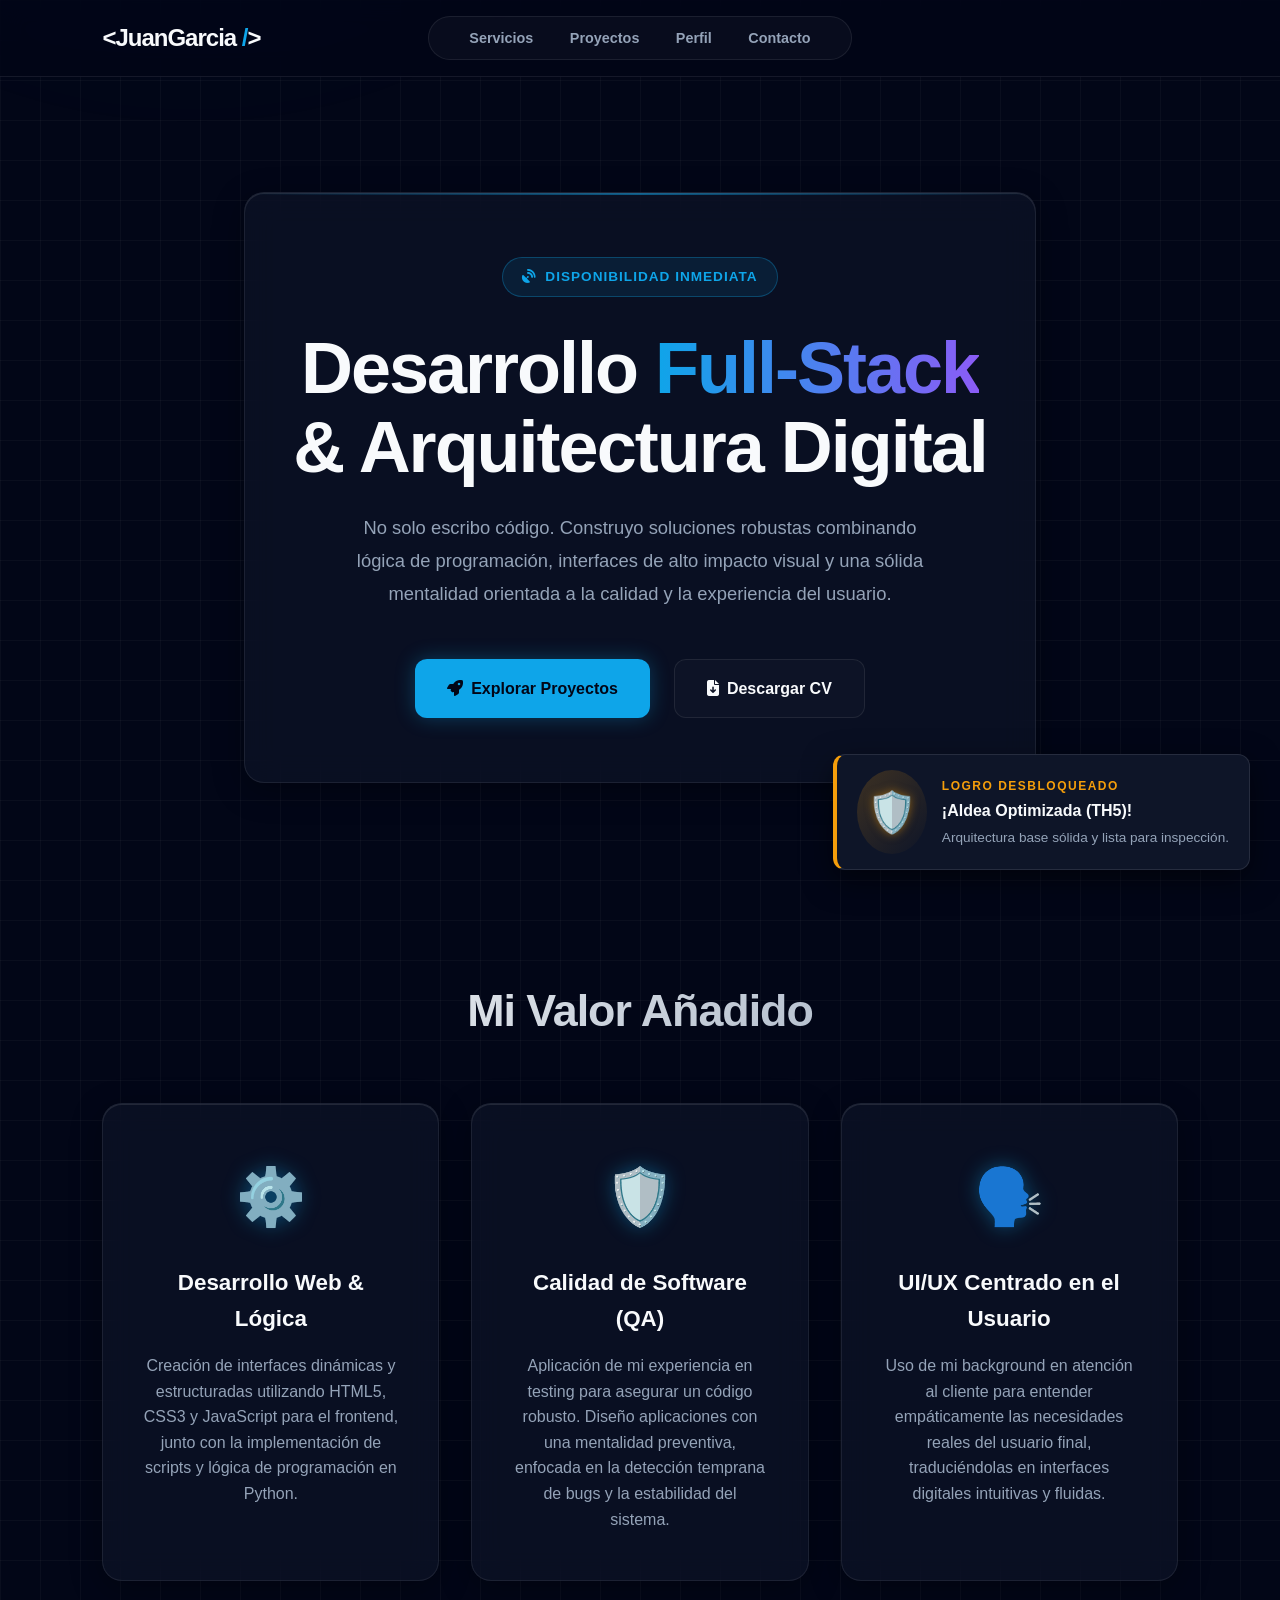
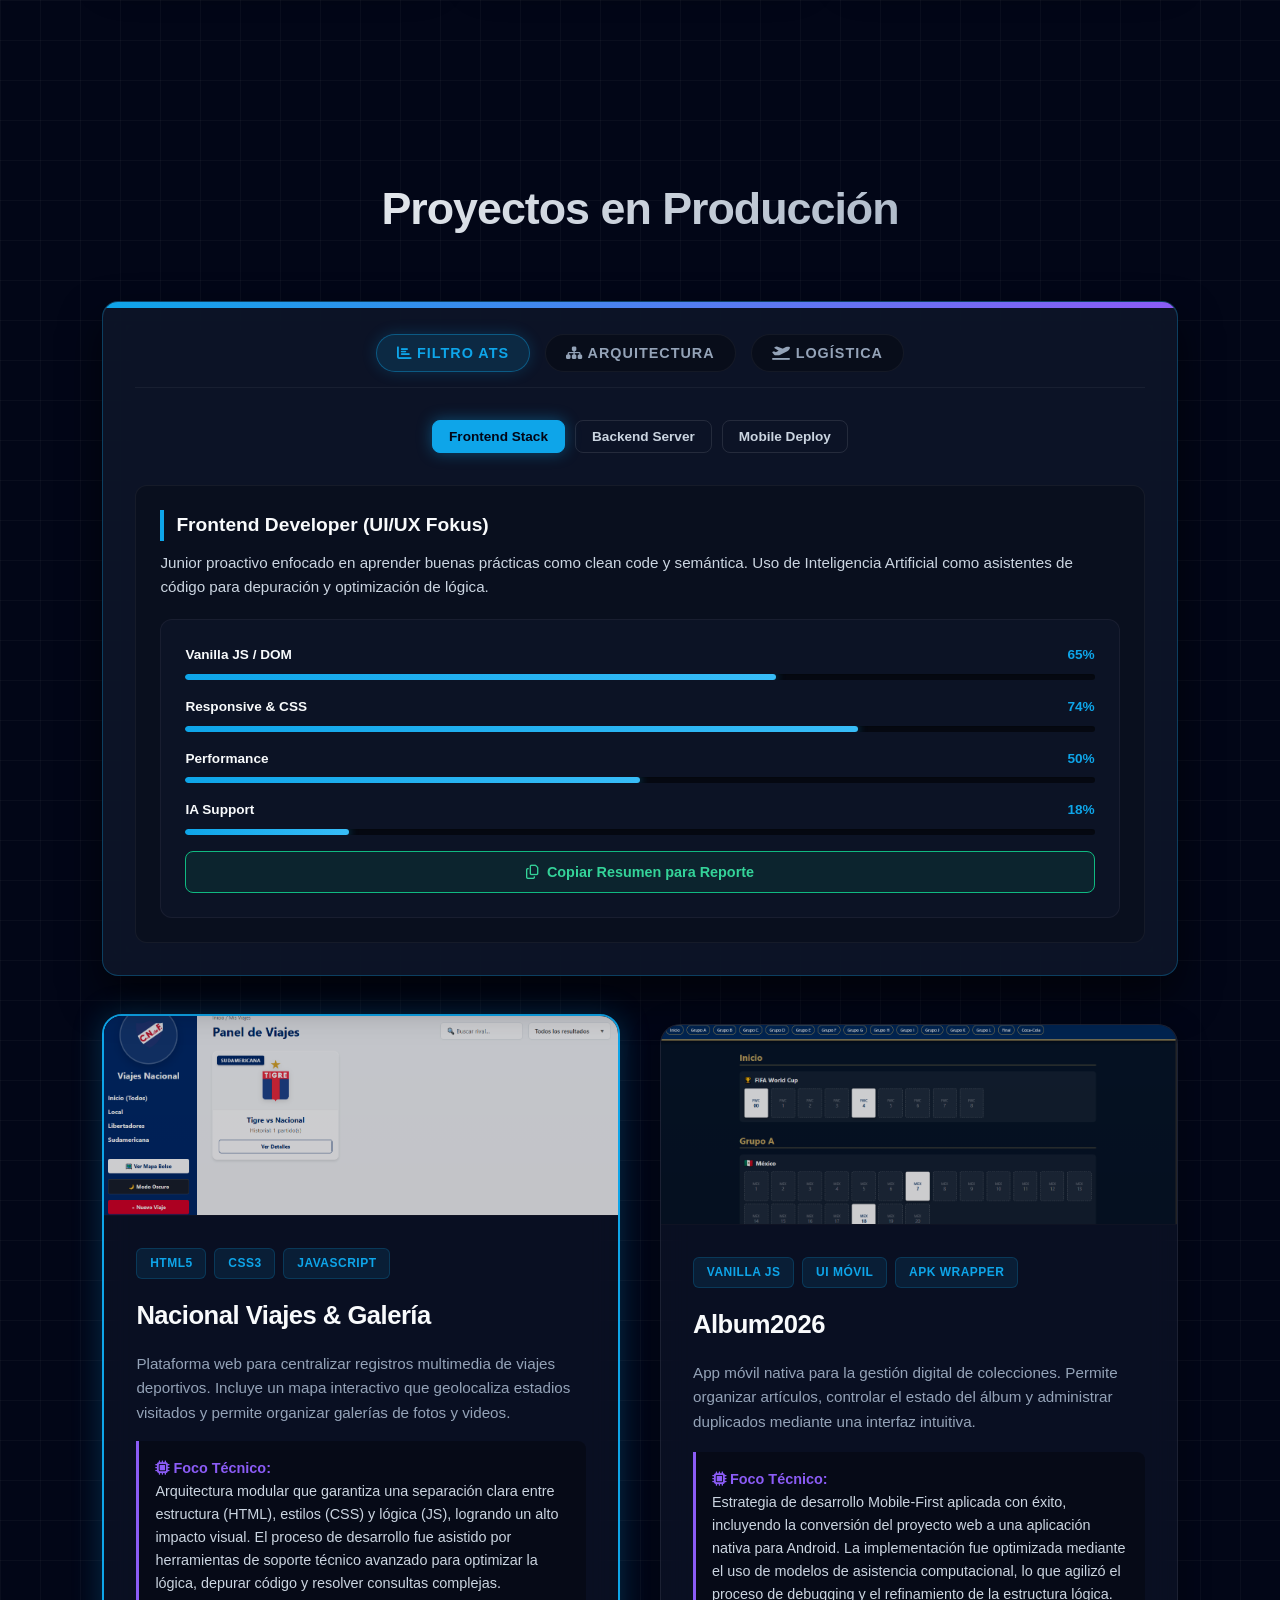
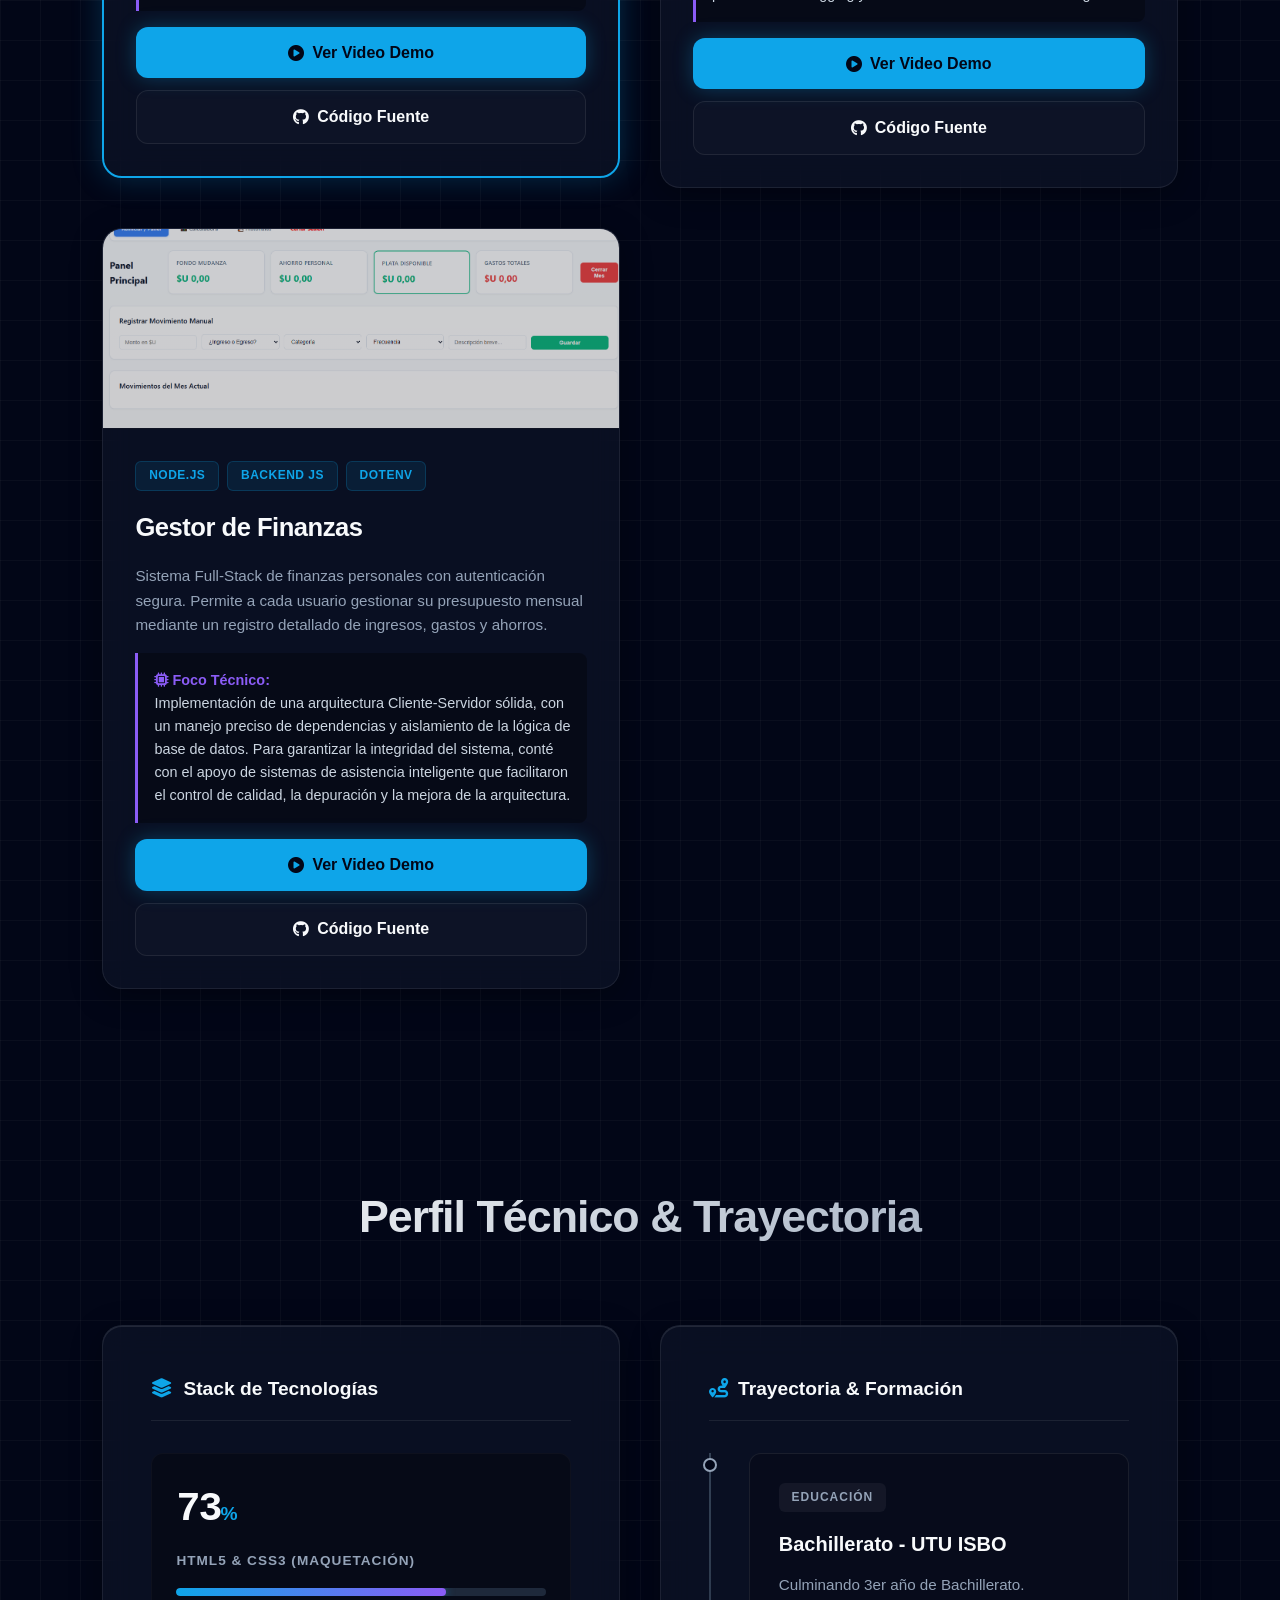
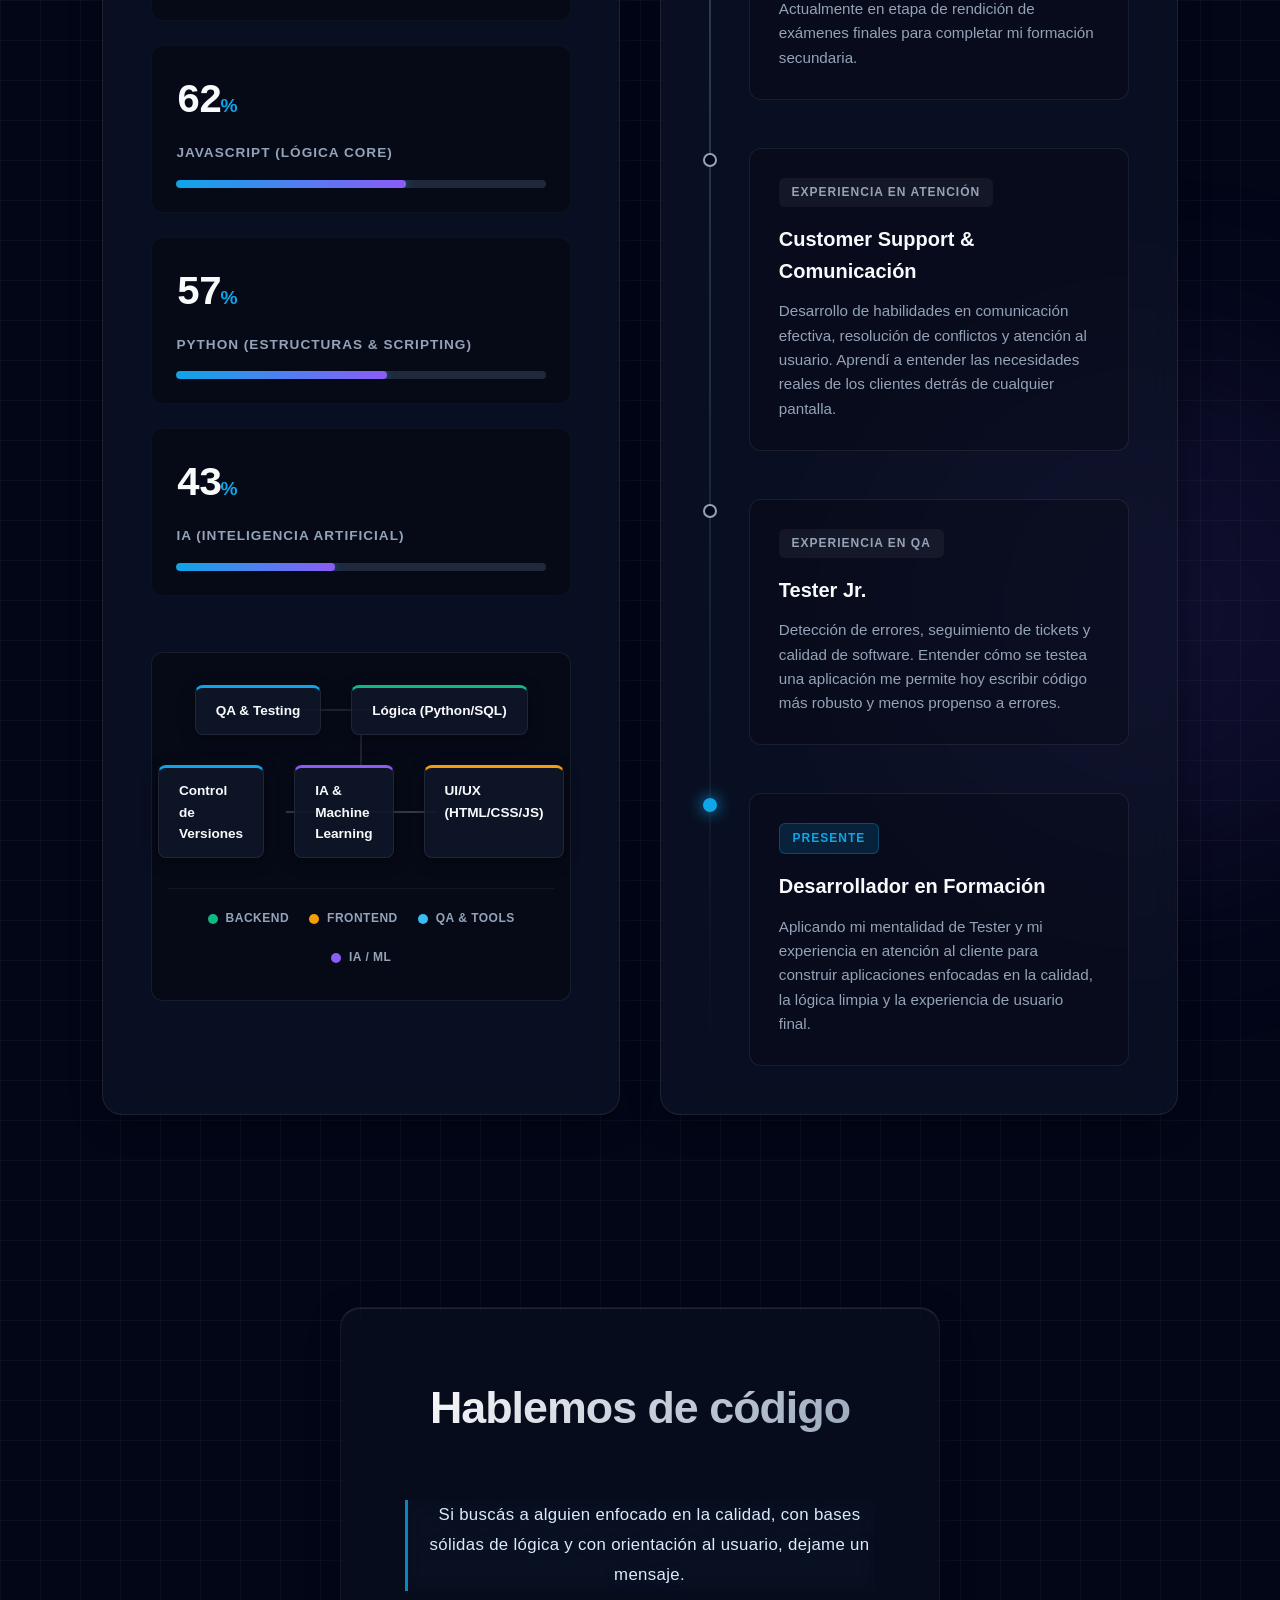
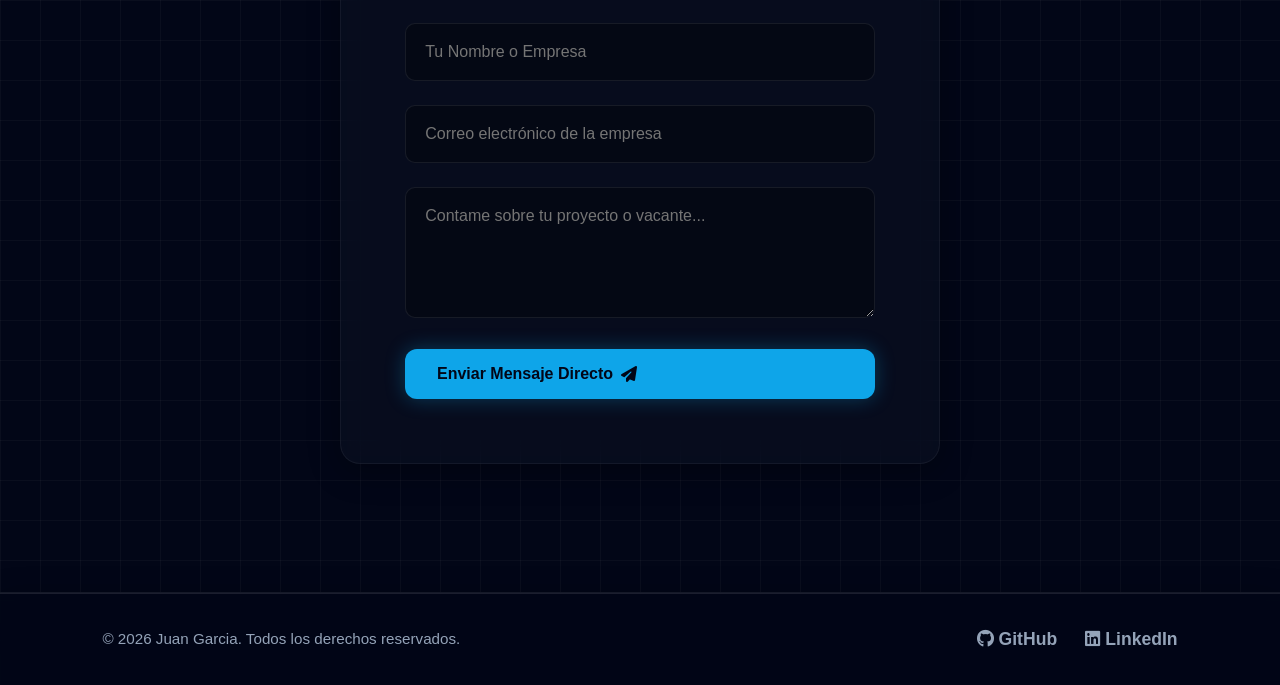
<file: index.html>
<!DOCTYPE html>
<html lang="es">
<head>
    <meta charset="UTF-8">
    <meta name="viewport" content="width=device-width, initial-scale=1.0">
    <title>Juan Garcia | Full-Stack Developer</title>
    <meta name="description" content="Portfolio de Juan Garcia, Desarrollador Full-Stack especializado en lógica limpia y UI/UX.">
    <meta property="og:title" content="Juan Garcia | Full-Stack Developer">
    <meta property="og:description" content="Desarrollo web y arquitectura digital centrada en el usuario.">
    <link rel="stylesheet" href="CSS/style.css">
    <link rel="stylesheet" href="https://cdnjs.cloudflare.com/ajax/libs/font-awesome/6.4.0/css/all.min.css">

    <meta property="og:title" content="Juan Garcia | Full-Stack Developer">
    <meta property="og:description" content="Desarrollador enfocado en calidad y lógica.">
    <meta property="og:image" content="URL_DE_TU_IMAGEN_DE_PORTADA">

</head>
<body>
    <div class="ambient-glow glow-1"></div>
    <div class="ambient-glow glow-2"></div>

    <header class="main-header">
        <div class="logo">
            <a href="#">&lt;JuanGarcia <span style="color: var(--accent);">/</span>&gt;</a>
        </div>
        <nav class="nav-links">
            <a href="#servicios">Servicios</a>
            <a href="#proyectos">Proyectos</a>
            <a href="#sobre-mi">Perfil</a>
            <a href="#contacto">Contacto</a>
        </nav>
    </header>

    <main>
        <section id="hero" class="hero-section">
            <div class="glass-panel hero-content">
                <div class="hero-badge"><i class="fas fa-satellite-dish pulse-icon"></i> Disponibilidad Inmediata</div>
                <h1>Desarrollo <span class="highlight-gradient">Full-Stack</span><br> & Arquitectura Digital</h1>
                <p class="hero-description">
                    No solo escribo código. Construyo soluciones robustas combinando lógica de programación, interfaces de alto impacto visual y una sólida mentalidad orientada a la calidad y la experiencia del usuario.
                </p>
                <div class="hero-ctas">
                    <a href="#proyectos" class="btn btn-glow"><i class="fas fa-rocket"></i> Explorar Proyectos</a>
                    <a href="assets/Juan Garcia CV.pdf" download="CV_Juan_Garcia.pdf" class="btn btn-outline recruiter-target">
                        <i class="fas fa-file-download"></i> Descargar CV
                    </a>
                </div>
            </div>
        </section>

        <section id="servicios" class="services-section">
            <h2 class="section-title">Mi Valor Añadido</h2>
            <div class="services-grid">
                <div class="service-card glass-panel">
                    <div class="service-icon">⚙️</div>
                    <h3>Desarrollo Web & Lógica</h3>
                    <p>Creación de interfaces dinámicas y estructuradas utilizando HTML5, CSS3 y JavaScript para el frontend, junto con la implementación de scripts y lógica de programación en Python.</p>
                </div>
                <div class="service-card glass-panel">
                    <div class="service-icon">🛡️</div>
                    <h3>Calidad de Software (QA)</h3>
                    <p>Aplicación de mi experiencia en testing para asegurar un código robusto. Diseño aplicaciones con una mentalidad preventiva, enfocada en la detección temprana de bugs y la estabilidad del sistema.</p>
                </div>
                <div class="service-card glass-panel">
                    <div class="service-icon">🗣️</div>
                    <h3>UI/UX Centrado en el Usuario</h3>
                    <p>Uso de mi background en atención al cliente para entender empáticamente las necesidades reales del usuario final, traduciéndolas en interfaces digitales intuitivas y fluidas.</p>
                </div>
            </div>
        </section>

        <section id="proyectos" class="projects-section">
            <h2 class="section-title">Proyectos en Producción</h2>
            <div id="projectsGrid" class="projects-grid"></div>
        </section>

        <section id="sobre-mi" class="about-section">
            <h2 class="section-title">Perfil Técnico & Trayectoria</h2>

            <div class="dashboard-container">
                <div class="metrics-panel glass-panel">
                    <h3 class="panel-subtitle"><i class="fas fa-layer-group"></i> Stack de Tecnologías</h3>
                    <div class="stats-grid">
                        <div class="stat-card">
                            <div class="stat-value">73<span class="percent">%</span></div>
                            <div class="stat-label">HTML5 & CSS3 (Maquetación)</div>
                            <div class="stat-bar"><div class="fill" style="width: 73%;"></div></div>
                        </div>

                        <div class="stat-card">
                            <div class="stat-value">62<span class="percent">%</span></div>
                            <div class="stat-label">JavaScript (Lógica Core)</div>
                            <div class="stat-bar"><div class="fill" style="width: 62%;"></div></div>
                        </div>

                        <div class="stat-card">
                            <div class="stat-value">57<span class="percent">%</span></div>
                            <div class="stat-label">Python (Estructuras & Scripting)</div>
                            <div class="stat-bar"><div class="fill" style="width: 57%;"></div></div>
                        </div>

                        <div class="stat-card" id="skill-ia">
                            <div class="stat-value">43<span class="percent">%</span></div>
                            <div class="stat-label">IA (Inteligencia Artificial)</div>
                            <div class="stat-bar"><div class="fill" style="width: 43%;"></div></div>
                        </div>

                        <div class="tech-tree-container">
                            <div class="tree-tier">
                                <div class="tree-node mobile">QA & Testing</div>
                                <div class="tree-connector-horizontal"></div>
                                <div class="tree-node backend">Lógica (Python/SQL)</div>
                            </div>
                            <div class="tree-branch-vertical"></div>
                            <div class="tree-tier">
                                <div class="tree-node mobile">Control de Versiones</div>
                                <div class="tree-connector-horizontal"></div>
                                <div class="tree-node ia">IA & Machine Learning</div>
                                <div class="tree-connector-horizontal"></div>
                                <div class="tree-node frontend">UI/UX (HTML/CSS/JS)</div>
                            </div>

                            <div class="tech-legend">
                                <div class="legend-item"><span class="legend-dot" style="background: #10b981;"></span> Backend</div>
                                <div class="legend-item"><span class="legend-dot" style="background: #f59e0b;"></span> Frontend</div>
                                <div class="legend-item"><span class="legend-dot" style="background: #38bdf8;"></span> QA & Tools</div>
                                <div class="legend-item"><span class="legend-dot ia"></span> IA / ML</div>
                            </div>
                        </div>
                    </div>
                </div>

                <div class="timeline-panel glass-panel">
                    <h3 class="panel-subtitle"><i class="fas fa-route"></i> Trayectoria & Formación</h3>
                    <div class="timeline-route">
                        <div class="timeline-node">
                            <div class="node-marker"></div>
                            <div class="node-content">
                                <span class="node-date">Educación</span>
                                <h4>Bachillerato - UTU ISBO</h4>
                                <p>Culminando 3er año de Bachillerato. Actualmente en etapa de rendición de exámenes finales para completar mi formación secundaria.</p>
                            </div>
                        </div>

                        <div class="timeline-node">
                            <div class="node-marker"></div>
                            <div class="node-content">
                                <span class="node-date">Experiencia en Atención</span>
                                <h4>Customer Support & Comunicación</h4>
                                <p>Desarrollo de habilidades en comunicación efectiva, resolución de conflictos y atención al usuario. Aprendí a entender las necesidades reales de los clientes detrás de cualquier pantalla.</p>
                            </div>
                        </div>

                        <div class="timeline-node">
                            <div class="node-marker"></div>
                            <div class="node-content">
                                <span class="node-date">Experiencia en QA</span>
                                <h4>Tester Jr.</h4>
                                <p>Detección de errores, seguimiento de tickets y calidad de software. Entender cómo se testea una aplicación me permite hoy escribir código más robusto y menos propenso a errores.</p>
                            </div>
                        </div>

                        <div class="timeline-node active-node">
                            <div class="node-marker glow-marker"></div>
                            <div class="node-content">
                                <span class="node-date">Presente</span>
                                <h4>Desarrollador en Formación</h4>
                                <p>Aplicando mi mentalidad de Tester y mi experiencia en atención al cliente para construir aplicaciones enfocadas en la calidad, la lógica limpia y la experiencia de usuario final.</p>
                            </div>
                        </div>
                    </div>
                </div>
            </div>
        </section>

        <section id="contacto" class="contact-section">
            <div class="contact-container glass-panel">
                <h2 class="section-title">Hablemos de código</h2>
                <p class="contact-subtitle">Si buscás a alguien enfocado en la calidad, con bases sólidas de lógica y con orientación al usuario, dejame un mensaje.</p>

                <form id="contactForm" class="contact-form" action="https://formspree.io/f/mwvjknea" method="POST">
                    <div class="form-group">
                        <input type="text" id="name" name="nombre" placeholder="Tu Nombre o Empresa" required>
                    </div>
                    <div class="form-group">
                        <input type="email" id="email" name="email" placeholder="Correo electrónico de la empresa" required>
                    </div>
                    <div class="form-group">
                        <textarea id="message" name="mensaje" rows="5" placeholder="Contame sobre tu proyecto o vacante..." required></textarea>
                    </div>
                    <button type="submit" class="btn btn-glow recruiter-target" style="width: 100%;">Enviar Mensaje Directo <i class="fas fa-paper-plane"></i></button>
                </form>
            </div>
        </section>
    </main>

    <footer class="main-footer glass-panel">
        <p>&copy; 2026 Juan Garcia. Todos los derechos reservados.</p>
        <div class="footer-socials">
            <a href="https://github.com/garciamaurente-sys" target="_blank" class="recruiter-target"><i class="fab fa-github"></i> GitHub</a>
            <a href="https://www.linkedin.com/in/juan-garcía-a3ab73315/" target="_blank" class="recruiter-target"><i class="fab fa-linkedin"></i> LinkedIn</a>
        </div>
    </footer>

    <script src="JS/portfolio.js"></script>
</body>
</html>
</file>
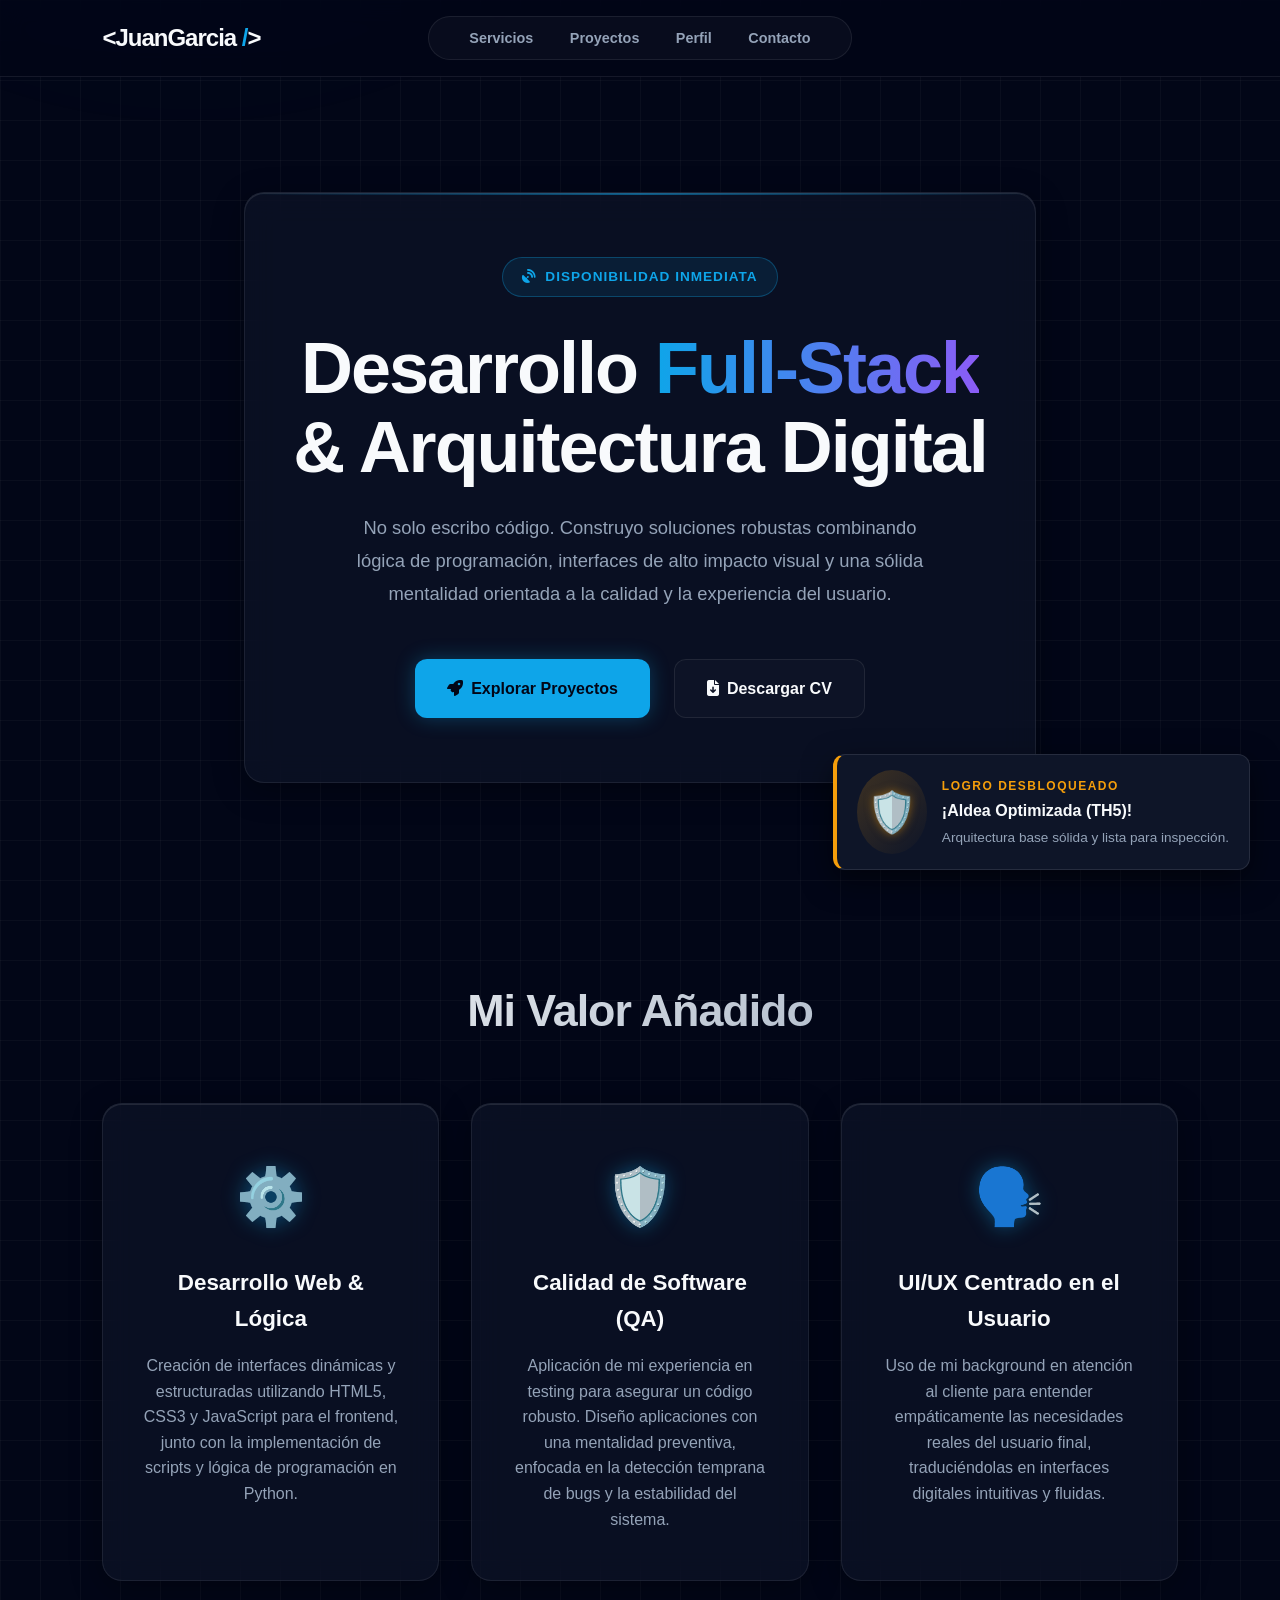
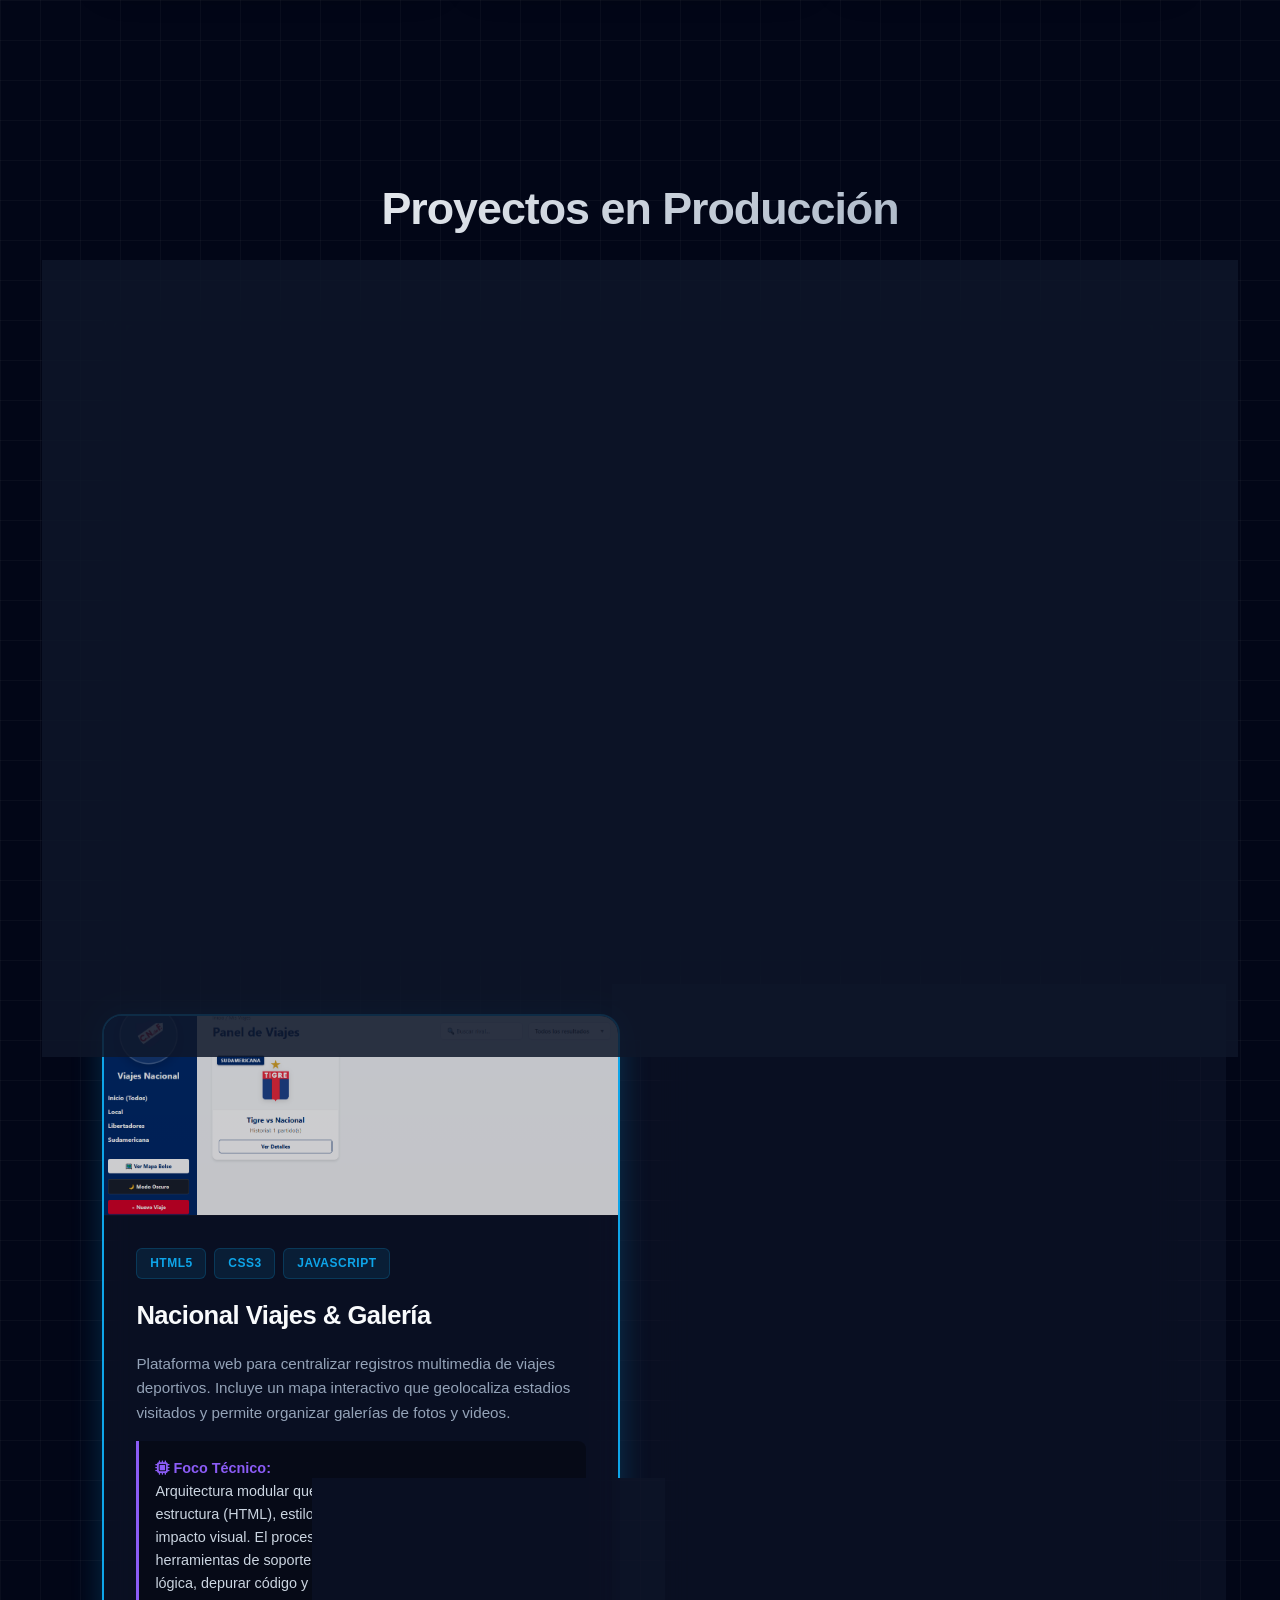
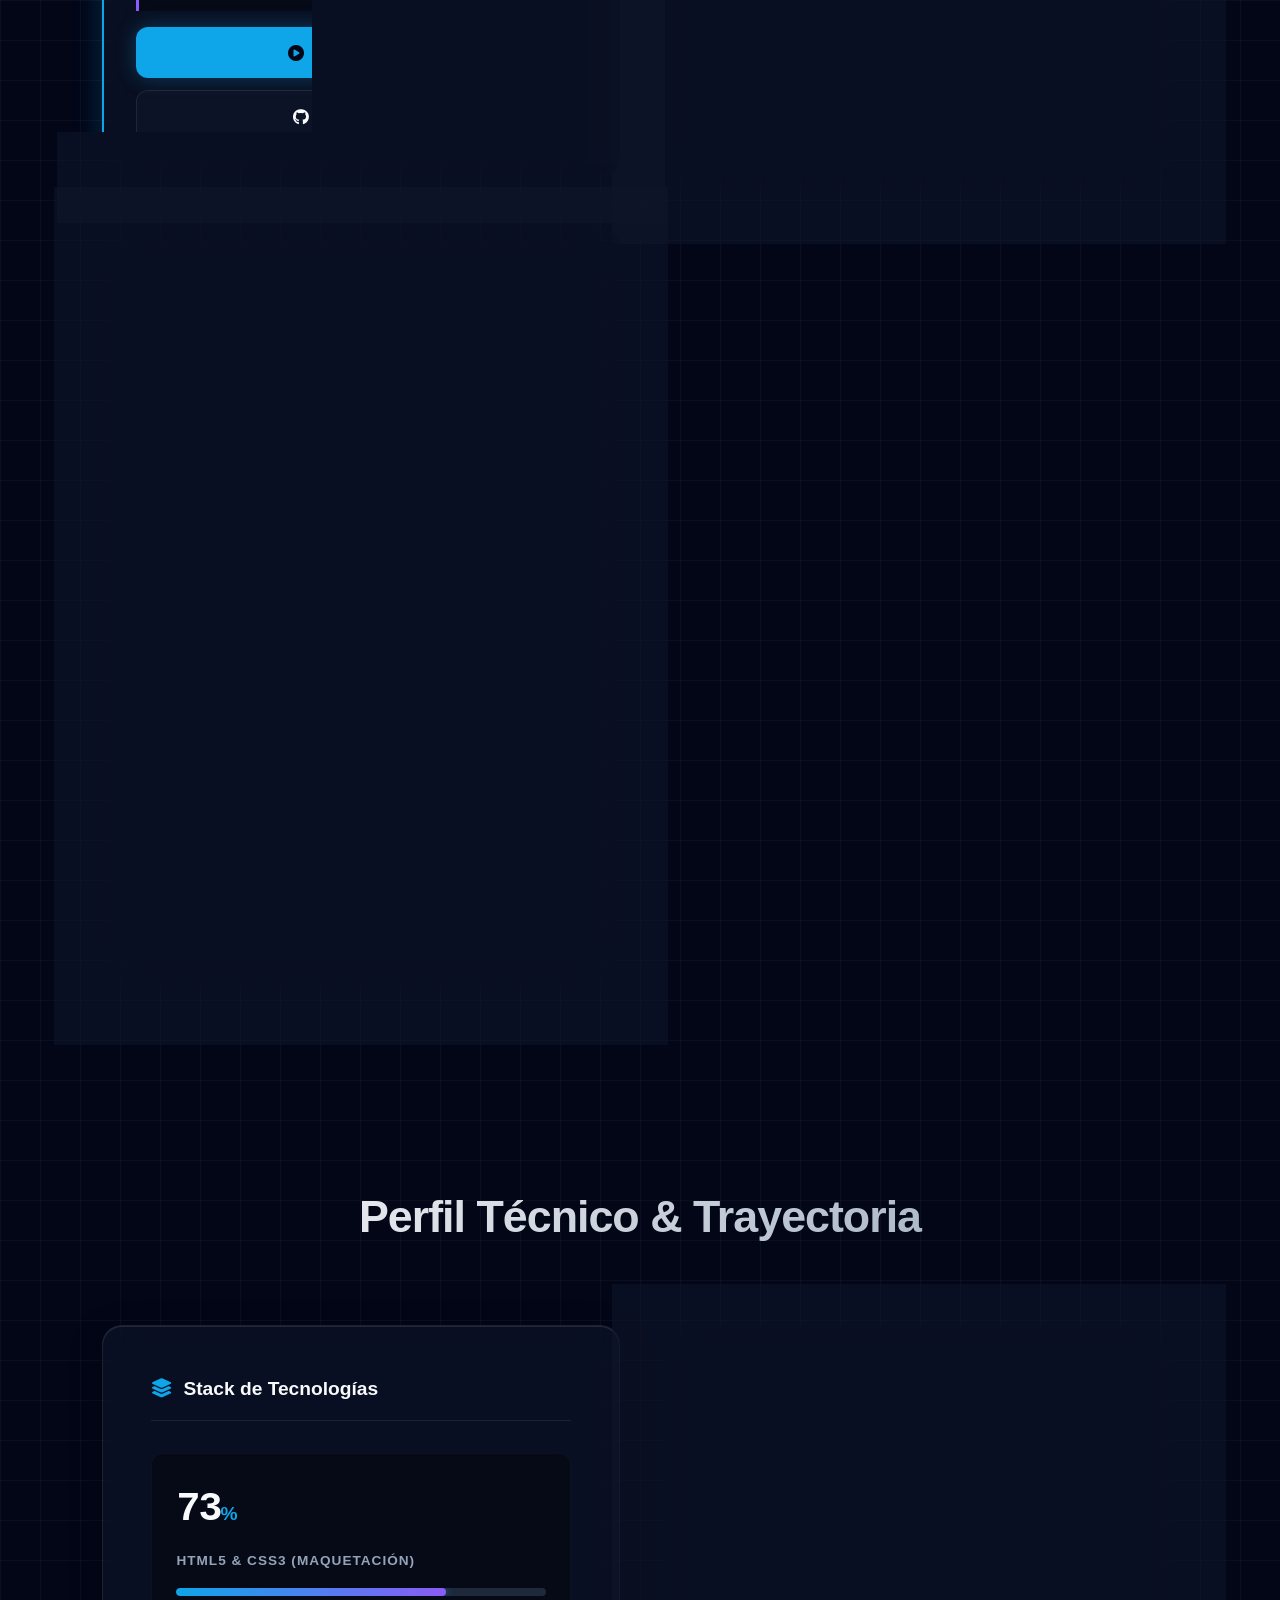
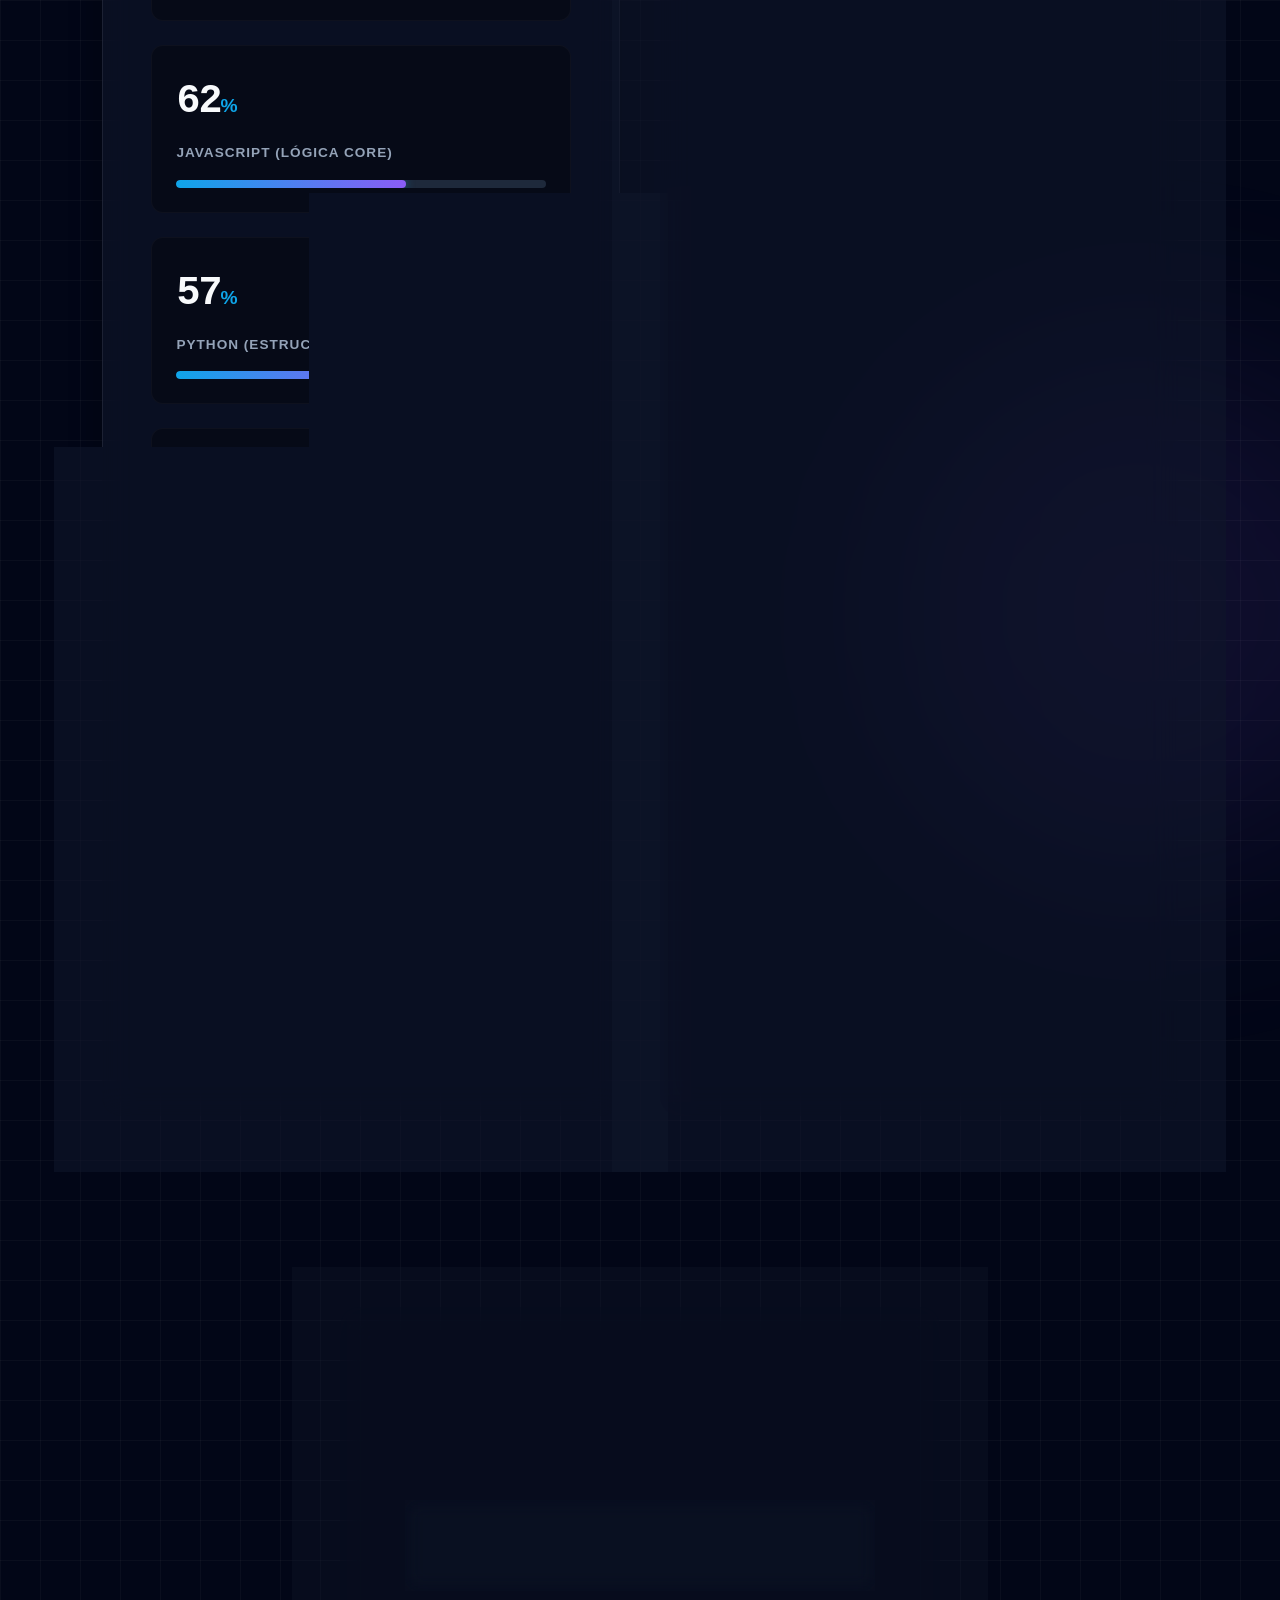
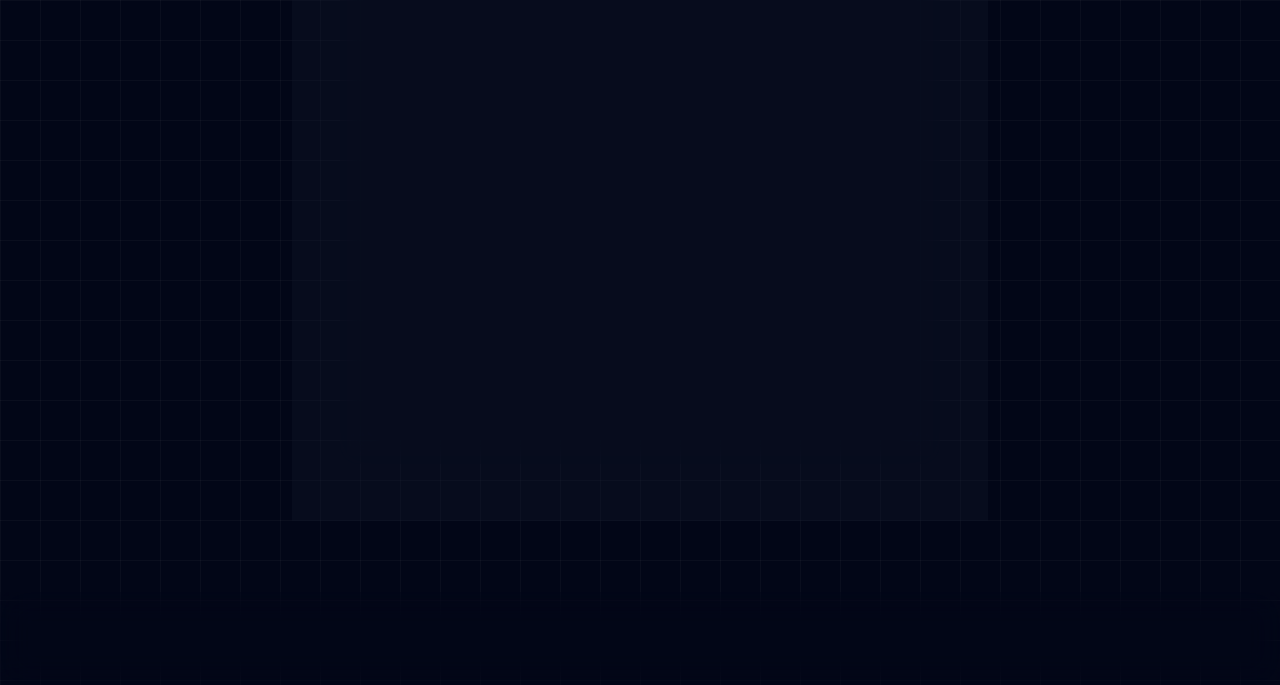
<file: HTML/index.html>
<!DOCTYPE html>
<html lang="es">
<head>
    <meta charset="UTF-8">
    <meta name="viewport" content="width=device-width, initial-scale=1.0">
    <title>Juan Garcia | Full-Stack Developer</title>
    <meta name="description" content="Portfolio de Juan Garcia, Desarrollador Full-Stack especializado en lógica limpia y UI/UX.">
    <meta property="og:title" content="Juan Garcia | Full-Stack Developer">
    <meta property="og:description" content="Desarrollo web y arquitectura digital centrada en el usuario.">
    <link rel="stylesheet" href="../CSS/style.css">
    <link rel="stylesheet" href="https://cdnjs.cloudflare.com/ajax/libs/font-awesome/6.4.0/css/all.min.css">

    <meta property="og:title" content="Juan Garcia | Full-Stack Developer">
    <meta property="og:description" content="Desarrollador enfocado en calidad y lógica.">
    <meta property="og:image" content="URL_DE_TU_IMAGEN_DE_PORTADA">

</head>
<body>
    <div class="ambient-glow glow-1"></div>
    <div class="ambient-glow glow-2"></div>

    <header class="main-header">
        <div class="logo">
            <a href="#">&lt;JuanGarcia <span style="color: var(--accent);">/</span>&gt;</a>
        </div>
        <nav class="nav-links">
            <a href="#servicios">Servicios</a>
            <a href="#proyectos">Proyectos</a>
            <a href="#sobre-mi">Perfil</a>
            <a href="#contacto">Contacto</a>
        </nav>
    </header>

    <main>
        <section id="hero" class="hero-section">
            <div class="glass-panel hero-content">
                <div class="hero-badge"><i class="fas fa-satellite-dish pulse-icon"></i> Disponibilidad Inmediata</div>
                <h1>Desarrollo <span class="highlight-gradient">Full-Stack</span><br> & Arquitectura Digital</h1>
                <p class="hero-description">
                    No solo escribo código. Construyo soluciones robustas combinando lógica de programación, interfaces de alto impacto visual y una sólida mentalidad orientada a la calidad y la experiencia del usuario.
                </p>
                <div class="hero-ctas">
                    <a href="#proyectos" class="btn btn-glow"><i class="fas fa-rocket"></i> Explorar Proyectos</a>
                    <a href="assets/cv-juan-garcia.pdf" download="CV_Juan_Garcia.pdf" class="btn btn-outline recruiter-target">
                        <i class="fas fa-file-download"></i> Descargar CV
                    </a>
                </div>
            </div>
        </section>

        <section id="servicios" class="services-section">
            <h2 class="section-title">Mi Valor Añadido</h2>
            <div class="services-grid">
                <div class="service-card glass-panel">
                    <div class="service-icon">⚙️</div>
                    <h3>Desarrollo Web & Lógica</h3>
                    <p>Creación de interfaces dinámicas y estructuradas utilizando HTML5, CSS3 y JavaScript para el frontend, junto con la implementación de scripts y lógica de programación en Python.</p>
                </div>
                <div class="service-card glass-panel">
                    <div class="service-icon">🛡️</div>
                    <h3>Calidad de Software (QA)</h3>
                    <p>Aplicación de mi experiencia en testing para asegurar un código robusto. Diseño aplicaciones con una mentalidad preventiva, enfocada en la detección temprana de bugs y la estabilidad del sistema.</p>
                </div>
                <div class="service-card glass-panel">
                    <div class="service-icon">🗣️</div>
                    <h3>UI/UX Centrado en el Usuario</h3>
                    <p>Uso de mi background en atención al cliente para entender empáticamente las necesidades reales del usuario final, traduciéndolas en interfaces digitales intuitivas y fluidas.</p>
                </div>
            </div>
        </section>

        <section id="proyectos" class="projects-section">
            <h2 class="section-title">Proyectos en Producción</h2>
            <div id="projectsGrid" class="projects-grid"></div>
        </section>

        <section id="sobre-mi" class="about-section">
            <h2 class="section-title">Perfil Técnico & Trayectoria</h2>

            <div class="dashboard-container">
                <div class="metrics-panel glass-panel">
                    <h3 class="panel-subtitle"><i class="fas fa-layer-group"></i> Stack de Tecnologías</h3>
                    <div class="stats-grid">
                        <div class="stat-card">
                            <div class="stat-value">73<span class="percent">%</span></div>
                            <div class="stat-label">HTML5 & CSS3 (Maquetación)</div>
                            <div class="stat-bar"><div class="fill" style="width: 73%;"></div></div>
                        </div>

                        <div class="stat-card">
                            <div class="stat-value">62<span class="percent">%</span></div>
                            <div class="stat-label">JavaScript (Lógica Core)</div>
                            <div class="stat-bar"><div class="fill" style="width: 62%;"></div></div>
                        </div>

                        <div class="stat-card">
                            <div class="stat-value">57<span class="percent">%</span></div>
                            <div class="stat-label">Python (Estructuras & Scripting)</div>
                            <div class="stat-bar"><div class="fill" style="width: 57%;"></div></div>
                        </div>

                        <div class="stat-card" id="skill-ia">
                            <div class="stat-value">43<span class="percent">%</span></div>
                            <div class="stat-label">IA (Inteligencia Artificial)</div>
                            <div class="stat-bar"><div class="fill" style="width: 43%;"></div></div>
                        </div>

                        <div class="tech-tree-container">
                            <div class="tree-tier">
                                <div class="tree-node mobile">QA & Testing</div>
                                <div class="tree-connector-horizontal"></div>
                                <div class="tree-node backend">Lógica (Python/SQL)</div>
                            </div>
                            <div class="tree-branch-vertical"></div>
                            <div class="tree-tier">
                                <div class="tree-node mobile">Control de Versiones</div>
                                <div class="tree-connector-horizontal"></div>
                                <div class="tree-node ia">IA & Machine Learning</div>
                                <div class="tree-connector-horizontal"></div>
                                <div class="tree-node frontend">UI/UX (HTML/CSS/JS)</div>
                            </div>

                            <div class="tech-legend">
                                <div class="legend-item"><span class="legend-dot" style="background: #10b981;"></span> Backend</div>
                                <div class="legend-item"><span class="legend-dot" style="background: #f59e0b;"></span> Frontend</div>
                                <div class="legend-item"><span class="legend-dot" style="background: #38bdf8;"></span> QA & Tools</div>
                                <div class="legend-item"><span class="legend-dot ia"></span> IA / ML</div>
                            </div>
                        </div>
                    </div>
                </div>

                <div class="timeline-panel glass-panel">
                    <h3 class="panel-subtitle"><i class="fas fa-route"></i> Trayectoria & Formación</h3>
                    <div class="timeline-route">
                        <div class="timeline-node">
                            <div class="node-marker"></div>
                            <div class="node-content">
                                <span class="node-date">Educación</span>
                                <h4>Bachillerato - UTU ISBO</h4>
                                <p>Culminando 3er año de Bachillerato. Actualmente en etapa de rendición de exámenes finales para completar mi formación secundaria.</p>
                            </div>
                        </div>

                        <div class="timeline-node">
                            <div class="node-marker"></div>
                            <div class="node-content">
                                <span class="node-date">Experiencia en Atención</span>
                                <h4>Customer Support & Comunicación</h4>
                                <p>Desarrollo de habilidades en comunicación efectiva, resolución de conflictos y atención al usuario. Aprendí a entender las necesidades reales de los clientes detrás de cualquier pantalla.</p>
                            </div>
                        </div>

                        <div class="timeline-node">
                            <div class="node-marker"></div>
                            <div class="node-content">
                                <span class="node-date">Experiencia en QA</span>
                                <h4>Tester Jr.</h4>
                                <p>Detección de errores, seguimiento de tickets y calidad de software. Entender cómo se testea una aplicación me permite hoy escribir código más robusto y menos propenso a errores.</p>
                            </div>
                        </div>

                        <div class="timeline-node active-node">
                            <div class="node-marker glow-marker"></div>
                            <div class="node-content">
                                <span class="node-date">Presente</span>
                                <h4>Desarrollador en Formación</h4>
                                <p>Aplicando mi mentalidad de Tester y mi experiencia en atención al cliente para construir aplicaciones enfocadas en la calidad, la lógica limpia y la experiencia de usuario final.</p>
                            </div>
                        </div>
                    </div>
                </div>
            </div>
        </section>

        <section id="contacto" class="contact-section">
            <div class="contact-container glass-panel">
                <h2 class="section-title">Hablemos de código</h2>
                <p class="contact-subtitle">Si buscás a alguien enfocado en la calidad, con bases sólidas de lógica y con orientación al usuario, dejame un mensaje.</p>

                <form id="contactForm" class="contact-form" action="https://formspree.io/f/mwvjknea" method="POST">
                    <div class="form-group">
                        <input type="text" id="name" name="nombre" placeholder="Tu Nombre o Empresa" required>
                    </div>
                    <div class="form-group">
                        <input type="email" id="email" name="email" placeholder="Correo electrónico de la empresa" required>
                    </div>
                    <div class="form-group">
                        <textarea id="message" name="mensaje" rows="5" placeholder="Contame sobre tu proyecto o vacante..." required></textarea>
                    </div>
                    <button type="submit" class="btn btn-glow recruiter-target" style="width: 100%;">Enviar Mensaje Directo <i class="fas fa-paper-plane"></i></button>
                </form>
            </div>
        </section>
    </main>

    <footer class="main-footer glass-panel">
        <p>&copy; 2026 Juan Garcia. Todos los derechos reservados.</p>
        <div class="footer-socials">
            <a href="https://github.com/garciamaurente-sys" target="_blank" class="recruiter-target"><i class="fab fa-github"></i> GitHub</a>
            <a href="https://www.linkedin.com/in/juan-garcía-a3ab73315/" target="_blank" class="recruiter-target"><i class="fab fa-linkedin"></i> LinkedIn</a>
        </div>
    </footer>

    <script src="../JS/portfolio.js"></script>
</body>
</html>
</file>
<file: CSS/style.css>
﻿/* RESET & VARIABLES BASE */
* {
    margin: 0; padding: 0; box-sizing: border-box;
    font-family: 'Inter', 'Segoe UI', Tahoma, sans-serif;
    scroll-behavior: smooth;
}

:root {
    --bg-dark: #020617;
    --bg-grid: rgba(255, 255, 255, 0.03);
    --text-main: #f8fafc;
    --text-muted: #94a3b8;
    --accent: #0ea5e9;
    --accent-hover: #0284c7;
    --glass-bg: rgba(15, 23, 42, 0.6);
    --glass-border: rgba(255, 255, 255, 0.08);
    --glow-shadow: 0 0 20px rgba(14, 165, 233, 0.4);
}

/* FONDO TÃ‰CNICO: GRID Y LUCES AMBIENTALES */
body {
    background-color: var(--bg-dark);
    background-image: linear-gradient(var(--bg-grid) 1px, transparent 1px),
                      linear-gradient(90deg, var(--bg-grid) 1px, transparent 1px);
    background-size: 40px 40px;
    color: var(--text-main);
    line-height: 1.6;
    overflow-x: hidden;
    position: relative;
}

.ambient-glow {
    position: absolute;
    border-radius: 50%;
    filter: blur(100px);
    z-index: -1;
    pointer-events: none;
    animation: floatGlow 10s infinite alternate ease-in-out;
}
.glow-1 { top: -10%; left: -10%; width: 50vw; height: 50vw; background: rgba(14, 165, 233, 0.15); }
.glow-2 { bottom: 20%; right: -10%; width: 40vw; height: 40vw; background: rgba(139, 92, 246, 0.1); animation-delay: -5s; }

@keyframes floatGlow {
    0% { transform: translateY(0) scale(1); }
    100% { transform: translateY(30px) scale(1.1); }
}

/* EFECTO CRISTAL PREMIUM */
.glass-panel {
    background: var(--glass-bg);
    backdrop-filter: blur(16px);
    -webkit-backdrop-filter: blur(16px);
    border: 1px solid var(--glass-border);
    border-radius: 20px;
    box-shadow: 0 8px 32px rgba(0, 0, 0, 0.3), inset 0 1px 0 rgba(255, 255, 255, 0.1);
}

/* ENCABEZADO */
.main-header {
    position: fixed; top: 0; width: 100%; display: grid;
    grid-template-columns: 1fr auto 1fr; align-items: center; padding: 1rem 8%;
    z-index: 1000; background: rgba(2, 6, 23, 0.8);
    backdrop-filter: blur(12px); border-bottom: 1px solid var(--glass-border);
}
.logo { justify-self: start; }
.logo a { color: var(--text-main); font-weight: 800; font-size: 1.5rem; text-decoration: none; letter-spacing: -1px; }
.nav-links { justify-self: center; background: rgba(255,255,255,0.03); padding: 0.5rem 1.5rem; border-radius: 50px; border: 1px solid var(--glass-border); }
.nav-links a { color: var(--text-muted); text-decoration: none; margin: 0 1rem; font-weight: 600; font-size: 0.9rem; transition: 0.3s; }
.nav-links a:hover { color: var(--accent); }

/* SECCIONES */
section { padding: 8rem 8% 4rem 8%; min-height: 80vh; display: flex; flex-direction: column; justify-content: center; }
.section-title { font-size: 2.8rem; margin-bottom: 3.5rem; text-align: center; font-weight: 900; background: linear-gradient(135deg, #fff 0%, #94a3b8 100%); -webkit-background-clip: text; -webkit-text-fill-color: transparent; letter-spacing: -1px; }

/* HERO SECTION */
.hero-section { padding-top: 12rem; align-items: center; text-align: center; }
.hero-content { padding: 4rem 3rem; max-width: 850px; position: relative; overflow: hidden; }
.hero-content::before { content: ''; position: absolute; top: 0; left: 0; right: 0; height: 2px; background: linear-gradient(90deg, transparent, var(--accent), transparent); opacity: 0.5; }
.hero-badge { display: inline-flex; align-items: center; gap: 8px; padding: 0.5rem 1.2rem; border-radius: 50px; background: rgba(14, 165, 233, 0.1); color: var(--accent); font-size: 0.85rem; font-weight: 700; margin-bottom: 2rem; border: 1px solid rgba(14, 165, 233, 0.3); text-transform: uppercase; letter-spacing: 1px; }
.pulse-icon { animation: pulse 2s infinite; }
@keyframes pulse { 0% { opacity: 1; } 50% { opacity: 0.4; } 100% { opacity: 1; } }
.hero-content h1 { font-size: 4.5rem; font-weight: 900; line-height: 1.1; margin-bottom: 1.5rem; letter-spacing: -2px; }
.highlight-gradient { background: linear-gradient(to right, #0ea5e9, #8b5cf6); -webkit-background-clip: text; -webkit-text-fill-color: transparent; }
.hero-description { font-size: 1.15rem; color: var(--text-muted); margin-bottom: 3rem; max-width: 600px; margin-left: auto; margin-right: auto; line-height: 1.8; }

/* BOTONES */
.hero-ctas { display: flex; gap: 1.5rem; justify-content: center; }
.btn { padding: 1rem 2rem; border-radius: 12px; font-weight: 700; text-decoration: none; transition: all 0.3s cubic-bezier(0.4, 0, 0.2, 1); display: inline-flex; align-items: center; gap: 8px; font-size: 1rem; border: none; cursor: pointer; }
.btn-glow { background: var(--accent); color: #020617; box-shadow: 0 0 20px rgba(14, 165, 233, 0.3); }
.btn-glow:hover { transform: translateY(-3px); box-shadow: 0 10px 25px rgba(14, 165, 233, 0.5); background: #38bdf8; }
.btn-outline { background: rgba(255,255,255,0.02); color: var(--text-main); border: 1px solid var(--glass-border); }
.btn-outline:hover { background: rgba(255,255,255,0.08); border-color: rgba(255,255,255,0.2); transform: translateY(-3px); }

/* SERVICIOS */
.services-grid { display: grid; grid-template-columns: repeat(auto-fit, minmax(300px, 1fr)); gap: 2rem; }
.service-card { padding: 3rem 2.5rem; text-align: center; transition: all 0.4s ease; position: relative; overflow: hidden; }
.service-card::after { content: ''; position: absolute; bottom: 0; left: 0; height: 3px; width: 0%; background: var(--accent); transition: width 0.4s ease; }
.service-card:hover { transform: translateY(-10px); background: rgba(30, 41, 59, 0.8); }
.service-card:hover::after { width: 100%; }
.service-icon { font-size: 3.5rem; margin-bottom: 1.5rem; text-shadow: var(--glow-shadow); }
.service-card h3 { font-size: 1.4rem; margin-bottom: 1rem; color: #f8fafc; font-weight: 800; }
.service-card p { color: var(--text-muted); font-size: 1rem; }

/* PROYECTOS */
.projects-grid { display: grid; grid-template-columns: repeat(auto-fit, minmax(340px, 1fr)); gap: 2.5rem; }
.project-card { display: flex; flex-direction: column; overflow: hidden; border-radius: 20px; transition: all 0.4s ease; position: relative; }
.project-card:hover { transform: translateY(-8px); box-shadow: 0 20px 40px rgba(0,0,0,0.5), 0 0 20px rgba(14,165,233,0.15); border-color: rgba(14, 165, 233, 0.4); }
.project-content { padding: 2rem; display: flex; flex-direction: column; gap: 1rem; flex-grow: 1; }
.project-card h3 { font-size: 1.6rem; font-weight: 800; letter-spacing: -0.5px; }
.project-description { color: var(--text-muted); font-size: 0.95rem; }
.project-tags { display: flex; flex-wrap: wrap; gap: 0.5rem; }
.tag { background: rgba(14, 165, 233, 0.1); border: 1px solid rgba(14, 165, 233, 0.2); color: var(--accent); padding: 0.3rem 0.8rem; font-size: 0.75rem; font-weight: 700; border-radius: 6px; text-transform: uppercase; letter-spacing: 0.5px; }
.project-challenge { background: rgba(0, 0, 0, 0.3); border-left: 3px solid #8b5cf6; padding: 1rem; font-size: 0.9rem; color: #cbd5e1; border-radius: 0 8px 8px 0; margin-top: auto; }
.project-challenge strong { color: #8b5cf6; }

/* DASHBOARD SOBRE MÃ */
.dashboard-container { display: grid; grid-template-columns: repeat(auto-fit, minmax(400px, 1fr)); gap: 2.5rem; margin-top: 1rem; }
.panel-subtitle { font-size: 1.2rem; color: var(--text-main); margin-bottom: 2rem; font-weight: 800; display: flex; align-items: center; gap: 10px; padding-bottom: 1rem; border-bottom: 1px solid var(--glass-border); }
.panel-subtitle i { color: var(--accent); }
.metrics-panel, .timeline-panel { padding: 3rem; }

/* STATS */
.stats-grid { display: flex; flex-direction: column; gap: 1.5rem; }
.stat-card { background: rgba(0, 0, 0, 0.3); padding: 1.5rem; border-radius: 12px; border: 1px solid rgba(255, 255, 255, 0.03); transition: transform 0.3s; }
.stat-card:hover { transform: scale(1.02); border-color: rgba(14, 165, 233, 0.3); }
.stat-value { font-size: 2.5rem; font-weight: 900; color: var(--text-main); font-family: 'Courier New', Courier, monospace; letter-spacing: -2px; }
.stat-value .percent { font-size: 1.2rem; color: var(--accent); }
.stat-label { font-size: 0.85rem; color: var(--text-muted); font-weight: 700; margin: 0.5rem 0; text-transform: uppercase; letter-spacing: 1px; }
.stat-bar { width: 100%; height: 8px; background: #1e293b; border-radius: 10px; overflow: hidden; margin-top: 1rem; }
.stat-bar .fill { height: 100%; background: linear-gradient(90deg, var(--accent), #8b5cf6); border-radius: 10px; box-shadow: 0 0 10px rgba(14, 165, 233, 0.5); transition: width 1.5s cubic-bezier(0.1, 1, 0.1, 1); }

/* LÃNEA DE TIEMPO */
.timeline-route { position: relative; padding-left: 2.5rem; }
.timeline-route::before { content: ''; position: absolute; left: 0; top: 0; bottom: 0; width: 2px; background: linear-gradient(to bottom, #334155, transparent); }
.timeline-node { position: relative; margin-bottom: 3rem; }
.timeline-node:last-child { margin-bottom: 0; }
.node-marker { position: absolute; left: -2.85rem; top: 5px; width: 14px; height: 14px; border-radius: 50%; background: var(--bg-dark); border: 2px solid var(--text-muted); z-index: 2; transition: all 0.3s ease; }
.timeline-node:hover .node-marker { border-color: var(--accent); background: var(--accent); box-shadow: 0 0 15px var(--accent); transform: scale(1.3); }
.glow-marker { border-color: var(--accent); background: var(--accent); box-shadow: 0 0 15px var(--accent); animation: pulse 2s infinite; }
.node-content { background: rgba(0, 0, 0, 0.2); padding: 1.8rem; border-radius: 12px; border: 1px solid var(--glass-border); transition: all 0.3s ease; }
.timeline-node:hover .node-content { border-color: rgba(14, 165, 233, 0.3); background: rgba(15, 23, 42, 0.8); transform: translateX(10px); }
.node-date { display: inline-block; padding: 0.3rem 0.8rem; background: rgba(255,255,255,0.05); color: var(--text-muted); font-size: 0.75rem; font-weight: 800; border-radius: 6px; margin-bottom: 1rem; text-transform: uppercase; letter-spacing: 1px; }
.active-node .node-date { background: rgba(14, 165, 233, 0.15); color: var(--accent); border: 1px solid rgba(14,165,233,0.3); }
.node-content h4 { font-size: 1.25rem; color: var(--text-main); margin-bottom: 0.8rem; font-weight: 800; }
.node-content p { font-size: 0.95rem; color: var(--text-muted); line-height: 1.6; }

/* TECH TREE */
.tech-tree-container { background: rgba(0,0,0,0.3); border: 1px solid var(--glass-border); border-radius: 12px; padding: 2rem 1rem; margin-top: 2rem; display: flex; flex-direction: column; align-items: center; position: relative; }
.tree-tier { display: flex; gap: 30px; position: relative; width: 100%; justify-content: center; z-index: 2; }
.tree-node { background: rgba(15, 23, 42, 0.9); border: 1px solid var(--glass-border); border-top: 3px solid; padding: 12px 20px; border-radius: 8px; font-size: 0.85rem; font-weight: 700; color: #f8fafc; box-shadow: 0 4px 15px rgba(0,0,0,0.4); transition: all 0.3s; position: relative; }
.tree-node:hover { transform: translateY(-5px); background: rgba(30, 41, 59, 1); border-color: rgba(255,255,255,0.2); }
.tree-node.backend { border-top-color: #10b981; }
.tree-node.frontend { border-top-color: #f59e0b; }
.tree-node.mobile { border-top-color: #0ea5e9; }
.tree-node.ia { border-top-color: #8b5cf6; }
.tree-branch-vertical { width: 2px; height: 30px; background: rgba(255,255,255,0.1); z-index: 1; }
.tree-connector-horizontal { position: absolute; top: 50%; left: 50%; transform: translate(-50%, -50%); width: 150px; height: 2px; background: rgba(255,255,255,0.1); z-index: -1; }
.tech-legend { display: flex; justify-content: center; flex-wrap: wrap; gap: 20px; margin-top: 30px; font-size: 0.75rem; font-weight: 700; width: 100%; padding-top: 20px; border-top: 1px solid rgba(255,255,255,0.05); }
.legend-item { display: flex; align-items: center; gap: 8px; color: var(--text-muted); text-transform: uppercase; letter-spacing: 0.5px; }
.legend-dot { width: 10px; height: 10px; border-radius: 50%; }
.legend-dot.ia { background: #8b5cf6; }

/* CONTACTO */
.contact-container { padding: 4rem; max-width: 600px; margin: 0 auto; background: rgba(15, 23, 42, 0.4); border: 1px solid rgba(255,255,255,0.05); }
.contact-subtitle {
    margin: 1rem 0 2rem;
    font-size: 1.05rem;
    line-height: 1.8;
    color: #dbeafe;
    max-width: 32rem;
    text-align: center;
    letter-spacing: 0.02em;
    text-shadow: 0 0 18px rgba(14, 165, 233, 0.15);
    border-left: 3px solid rgba(14, 165, 233, 0.8);
    padding-left: 1rem;
    backdrop-filter: blur(10px);
}
.contact-form { display: flex; flex-direction: column; gap: 1.5rem; text-align: left; }
.form-group input, .form-group textarea { width: 100%; padding: 1.2rem; background: rgba(0, 0, 0, 0.3); border: 1px solid var(--glass-border); border-radius: 10px; color: var(--text-main); font-size: 1rem; transition: all 0.3s; font-family: inherit; }
.form-group input:focus, .form-group textarea:focus { outline: none; border-color: var(--accent); background: rgba(0,0,0,0.5); box-shadow: 0 0 15px rgba(14, 165, 233, 0.1); }

/* Success toast (mensaje de envÃ­o) */
.success-toast {
    position: fixed;
    left: 50%;
    top: 18%;
    transform: translate(-50%, -10%) scale(0.98);
    background: rgba(14,165,233,0.08);
    color: #e6f7ff;
    border: 1px solid rgba(14,165,233,0.18);
    padding: 0.9rem 1.2rem;
    border-radius: 12px;
    box-shadow: 0 8px 30px rgba(2,6,23,0.5);
    backdrop-filter: blur(8px);
    z-index: 2000;
    min-width: 260px;
    text-align: center;
    font-weight: 700;
    opacity: 0;
    transition: opacity 260ms ease, transform 260ms ease;
}
.success-toast.show {
    opacity: 1;
    transform: translate(-50%, 0) scale(1);
}
.success-toast.hide {
    opacity: 0;
    transform: translate(-50%, -10%) scale(0.98);
}

/* FOOTER */
.main-footer { padding: 2rem 8%; margin-top: 4rem; display: flex; justify-content: space-between; align-items: center; color: var(--text-muted); font-size: 0.95rem; flex-wrap: wrap; gap: 1rem; border-radius: 0; border: none; border-top: 1px solid var(--glass-border); background: rgba(2, 6, 23, 0.9); }
.footer-socials a { color: var(--text-muted); margin-left: 1.5rem; text-decoration: none; font-weight: 600; transition: color 0.3s; font-size: 1.1rem; }
.footer-socials a:hover { color: var(--accent); }

/* ============================================
   MEDIA QUERIES PARA MÃ“VILES (max-width: 768px)
   ============================================ */

@media (max-width: 768px) {

    /* HEADER - Navbar compacto y responsive */
    .main-header {
        grid-template-columns: 1fr auto;
        padding: 1rem 4%;
        gap: 1rem;
    }

    .logo a {
        font-size: 1.2rem;
        letter-spacing: 0;
    }

    .nav-links {
        padding: 0.4rem 0.8rem;
        background: rgba(255,255,255,0.02);
        gap: 0;
        flex-direction: row;
        white-space: nowrap;
        font-size: 0.75rem;
    }

    .nav-links a {
        margin: 0 0.6rem;
        font-size: 0.75rem;
        font-weight: 600;
    }

    /* SECCIONES - Padding y altura reducidos */
    section {
        padding: 4rem 4% 2rem 4%;
        min-height: auto;
    }

    .section-title {
        font-size: 1.8rem;
        margin-bottom: 2rem;
    }

    /* HERO SECTION - Fuentes y spacing reducidos */
    .hero-section {
        padding-top: 7rem;
    }

    .hero-content {
        padding: 2rem 1.5rem;
        max-width: 100%;
    }

    .hero-content h1 {
        font-size: 2.5rem;
        line-height: 1.2;
        margin-bottom: 1rem;
        letter-spacing: 0;
    }

    .hero-description {
        font-size: 0.95rem;
        margin-bottom: 2rem;
        max-width: 100%;
    }

    .hero-badge {
        font-size: 0.7rem;
        padding: 0.4rem 1rem;
        margin-bottom: 1.5rem;
    }

    /* BOTONES - Stack vertical en mÃ³vil */
    .hero-ctas {
        flex-direction: column;
        gap: 1rem;
    }

    .btn {
        padding: 0.9rem 1.5rem;
        font-size: 0.9rem;
    }

    /* SERVICIOS - Grid a 1 columna */
    .services-grid {
        grid-template-columns: 1fr;
        gap: 1.5rem;
    }

    .service-card {
        padding: 2rem 1.5rem;
    }

    .service-icon {
        font-size: 2.5rem;
    }

    .service-card h3 {
        font-size: 1.15rem;
    }

    .service-card p {
        font-size: 0.9rem;
    }

    /* PROYECTOS - Grid a 1 columna */
    .projects-grid {
        grid-template-columns: 1fr;
        gap: 1.5rem;
    }

    .project-card {
        min-height: auto;
    }

    .project-content {
        padding: 1.5rem;
    }

    .project-card h3 {
        font-size: 1.3rem;
    }

    .project-description {
        font-size: 0.85rem;
    }

    /* DASHBOARD - Grid a 1 columna */
    .dashboard-container {
        grid-template-columns: 1fr;
        gap: 1.5rem;
    }

    .metrics-panel, .timeline-panel {
        padding: 1.5rem;
    }

    .panel-subtitle {
        font-size: 1rem;
        margin-bottom: 1.5rem;
        padding-bottom: 0.8rem;
    }

    .panel-subtitle i {
        font-size: 0.9rem;
    }

    /* STATS - Escala reducida */
    .stat-card {
        padding: 1.2rem;
    }

    .stat-value {
        font-size: 1.8rem;
    }

    .stat-value .percent {
        font-size: 0.9rem;
    }

    .stat-label {
        font-size: 0.7rem;
        margin: 0.3rem 0;
    }

    .stat-bar {
        height: 6px;
        margin-top: 0.8rem;
    }

    /* TIMELINE - Ajuste de espacios */
    .timeline-route {
        padding-left: 2rem;
    }

    .timeline-route::before {
        left: 0;
    }

    .node-marker {
        left: -2.4rem;
        width: 12px;
        height: 12px;
    }

    .node-content {
        padding: 1.2rem;
        border-radius: 10px;
    }

    .node-date {
        font-size: 0.65rem;
        padding: 0.25rem 0.6rem;
        margin-bottom: 0.7rem;
    }

    .node-content h4 {
        font-size: 1.05rem;
        margin-bottom: 0.6rem;
    }

    .node-content p {
        font-size: 0.85rem;
        line-height: 1.5;
    }

    /* TECH TREE - Stack vertical */
    .tech-tree-container {
        padding: 1.5rem 1rem;
    }

    .tree-tier {
        flex-direction: column;
        gap: 1rem;
        width: 100%;
    }

    .tree-node {
        padding: 10px 15px;
        font-size: 0.75rem;
        width: 100%;
        text-align: center;
    }

    .tree-connector-horizontal {
        display: none;
    }

    .tree-branch-vertical {
        height: 1rem;
    }

    .tech-legend {
        gap: 10px;
        font-size: 0.65rem;
        margin-top: 1.5rem;
        padding-top: 1rem;
    }

    .legend-item {
        gap: 5px;
    }

    .legend-dot {
        width: 8px;
        height: 8px;
    }

    /* CONTACTO - Formulario optimizado */
    .contact-container {
        padding: 2rem 1.5rem;
        max-width: 100%;
        border-radius: 15px;
    }

    .contact-subtitle {
        font-size: 0.95rem;
        margin: 0.8rem 0 1.5rem;
        max-width: 100%;
        border-left: 2px solid rgba(14, 165, 233, 0.8);
        padding-left: 0.8rem;
        line-height: 1.6;
    }

    .contact-form {
        gap: 1rem;
    }

    .form-group input, .form-group textarea {
        padding: 1rem;
        font-size: 1rem;
        border-radius: 8px;
    }

    .form-group textarea {
        min-height: 120px;
    }

    /* SUCCESS TOAST - PosiciÃ³n mejor en mÃ³vil */
    .success-toast {
        top: 50%;
        transform: translate(-50%, -50%) scale(0.98);
        left: 50%;
        min-width: 90vw;
        max-width: 300px;
        padding: 0.8rem 1rem;
        font-size: 0.9rem;
        border-radius: 10px;
    }

    .success-toast.show {
        transform: translate(-50%, -50%) scale(1);
    }

    .success-toast.hide {
        transform: translate(-50%, -50%) scale(0.98);
    }

    /* FOOTER - Responsive */
    .main-footer {
        padding: 1.5rem 4%;
        flex-direction: column;
        text-align: center;
        font-size: 0.85rem;
        gap: 0.8rem;
    }

    .footer-socials {
        display: flex;
        justify-content: center;
        gap: 1rem;
    }

    .footer-socials a {
        margin-left: 0;
        font-size: 1rem;
    }

    /* BODY - Evitar scroll horizontal */
    body {
        overflow-x: hidden;
        width: 100vw;
    }

}

/* Tablet media query opcional (768px a 1024px) - para mejor transiciÃ³n */
@media (max-width: 1024px) and (min-width: 769px) {

    section {
        padding: 6rem 5% 3rem 5%;
    }

    .section-title {
        font-size: 2.3rem;
        margin-bottom: 2.5rem;
    }

    .hero-section {
        padding-top: 9rem;
    }

    .hero-content h1 {
        font-size: 3.2rem;
    }

    .hero-description {
        font-size: 1rem;
    }

    .services-grid, .projects-grid {
        grid-template-columns: 1fr 1fr;
    }

    .dashboard-container {
        grid-template-columns: 1fr;
    }

    .main-header {
        padding: 1rem 5%;
    }

    .nav-links {
        padding: 0.4rem 1rem;
    }

    .nav-links a {
        margin: 0 0.8rem;
        font-size: 0.85rem;
    }

}

/* --- OVERRIDE FINAL RESPONSIVE PARA MÓVIL --- */
@media (max-width: 768px) {

    html,
    body,
    main {
        min-width: 0 !important;
        width: 100% !important;
        overflow-x: hidden !important;
    }

    main {
        padding-top: 7.25rem !important;
    }

    body {
        background-size: 30px 30px !important;
    }

    .main-header {
        display: flex !important;
        flex-wrap: wrap !important;
        justify-content: space-between !important;
        align-items: center !important;
        gap: 0.75rem !important;
        padding: 1rem !important;
        width: 100% !important;
        left: 0 !important;
        top: 0 !important;
    }

    .logo,
    .nav-links {
        width: 100% !important;
        max-width: 100% !important;
    }

    .logo a {
        font-size: 1.25rem !important;
        white-space: normal !important;
    }

    .nav-links {
        display: flex !important;
        flex-wrap: wrap !important;
        justify-content: center !important;
        align-items: center !important;
        gap: 0.45rem !important;
        padding: 0.45rem 0.85rem !important;
        background: rgba(255, 255, 255, 0.05) !important;
        border-radius: 999px !important;
        white-space: normal !important;
    }

    .nav-links a {
        flex: 1 1 auto !important;
        min-width: 105px !important;
        margin: 0.25rem !important;
        padding: 0.4rem 0.7rem !important;
        font-size: 0.85rem !important;
        text-align: center !important;
    }

    section {
        padding: 6rem 4% 2rem 4% !important;
        min-height: auto !important;
    }

    .section-title {
        font-size: 2rem !important;
        margin-bottom: 2rem !important;
    }

    .hero-section {
        padding-top: 5.5rem !important;
    }

    .hero-content {
        width: 100% !important;
        max-width: 100% !important;
        padding: 1.8rem 1.1rem !important;
        margin: 0 auto !important;
    }

    .hero-content::before {
        display: none !important;
    }

    .hero-badge {
        font-size: 0.8rem !important;
        padding: 0.5rem 0.95rem !important;
        margin-bottom: 1.25rem !important;
    }

    .hero-content h1 {
        font-size: 2.3rem !important;
        line-height: 1.15 !important;
        letter-spacing: 0 !important;
        word-break: break-word !important;
        white-space: normal !important;
        max-width: 100% !important;
    }

    .hero-description {
        font-size: 1rem !important;
        line-height: 1.7 !important;
        max-width: 100% !important;
        margin-bottom: 1.8rem !important;
    }

    .hero-ctas {
        flex-direction: column !important;
        align-items: stretch !important;
        gap: 1rem !important;
        width: 100% !important;
    }

    .btn {
        width: 100% !important;
        min-width: 0 !important;
        padding: 0.95rem 1rem !important;
        font-size: 0.95rem !important;
    }

    .services-grid,
    .projects-grid,
    .dashboard-container,
    .bp-details {
        display: grid !important;
        grid-template-columns: 1fr !important;
        gap: 1rem !important;
        width: 100% !important;
        max-width: 100% !important;
        min-width: 0 !important;
    }

    .service-card,
    .project-card,
    .metrics-panel,
    .timeline-panel,
    .contact-container,
    .tech-tree-container,
    .stat-card,
    .node-content,
    .project-content,
    .hero-content,
    .success-toast,
    .footer-socials,
    .glass-panel {
        width: 100% !important;
        max-width: 100% !important;
        min-width: 0 !important;
        box-sizing: border-box !important;
    }

    .service-card,
    .project-card,
    .metrics-panel,
    .timeline-panel {
        padding: 1.75rem !important;
    }

    .service-icon {
        font-size: 2.5rem !important;
    }

    .service-card h3,
    .project-card h3,
    .node-content h4 {
        font-size: 1.25rem !important;
    }

    .project-description,
    .service-card p,
    .node-content p {
        font-size: 0.95rem !important;
    }

    .project-content {
        padding: 1.5rem !important;
    }

    .dashboard-container {
        gap: 1.25rem !important;
    }

    .timeline-route {
        padding-left: 1.25rem !important;
    }

    .timeline-route::before {
        left: 0 !important;
    }

    .node-marker {
        left: -2.45rem !important;
    }

    .tree-tier {
        flex-direction: column !important;
        gap: 1rem !important;
        width: 100% !important;
    }

    .tree-connector-horizontal {
        display: none !important;
    }

    .tree-node {
        width: 100% !important;
        font-size: 0.85rem !important;
    }

    .tree-branch-vertical {
        display: block !important;
    }

    .tech-legend {
        justify-content: center !important;
        gap: 0.75rem !important;
        font-size: 0.75rem !important;
    }

    .contact-container {
        padding: 2rem 1rem !important;
        max-width: 100% !important;
    }

    .contact-subtitle {
        max-width: 100% !important;
        font-size: 0.95rem !important;
        margin: 0.8rem 0 1.5rem !important;
    }

    .form-group input,
    .form-group textarea {
        padding: 1rem !important;
        font-size: 1rem !important;
    }

    .form-group textarea {
        min-height: 130px !important;
    }

    .success-toast {
        position: fixed !important;
        left: 50% !important;
        top: 12% !important;
        transform: translate(-50%, 0) !important;
        min-width: 86vw !important;
        max-width: 340px !important;
        padding: 0.95rem 1rem !important;
    }

    .main-footer {
        flex-direction: column !important;
        align-items: center !important;
        text-align: center !important;
        padding: 1.5rem 1rem !important;
        gap: 0.75rem !important;
    }

    .footer-socials {
        width: 100% !important;
        justify-content: center !important;
        flex-wrap: wrap !important;
        gap: 0.75rem !important;
    }

    .footer-socials a {
        margin-left: 0 !important;
    }

    .bp-left,
    .bp-right {
        width: 100% !important;
        min-width: 0 !important;
        max-width: 100% !important;
        flex: none !important;
    }

    .bp-left::before,
    .bp-left::after {
        display: none !important;
    }

    .bp-route {
        flex-wrap: wrap !important;
        gap: 0.5rem !important;
        width: 100% !important;
    }

    .bp-barcode {
        white-space: normal !important;
        overflow-wrap: break-word !important;
        transform: none !important;
        text-align: center !important;
    }

    .bp-details {
        grid-template-columns: 1fr !important;
    }

    .bp-label,
    .bp-value,
    .bp-city,
    .bp-code,
    .bp-name {
        width: 100% !important;
        min-width: 0 !important;
    }

    .main-tabs,
    .scouting-tabs {
        display: flex !important;
        flex-wrap: wrap !important;
        gap: 0.6rem !important;
        justify-content: center !important;
    }

    .main-tab-btn,
    .tab-btn {
        flex: 1 1 auto !important;
        min-width: 120px !important;
        padding: 0.8rem 1rem !important;
        font-size: 0.85rem !important;
    }

    .main-tab-btn {
        width: auto !important;
    }

    .tab-btn {
        width: auto !important;
    }

    #scouting-center {
        padding: 1.5rem !important;
    }

    .project-card,
    .service-card,
    .contact-container {
        overflow: hidden !important;
    }
}
</file>
